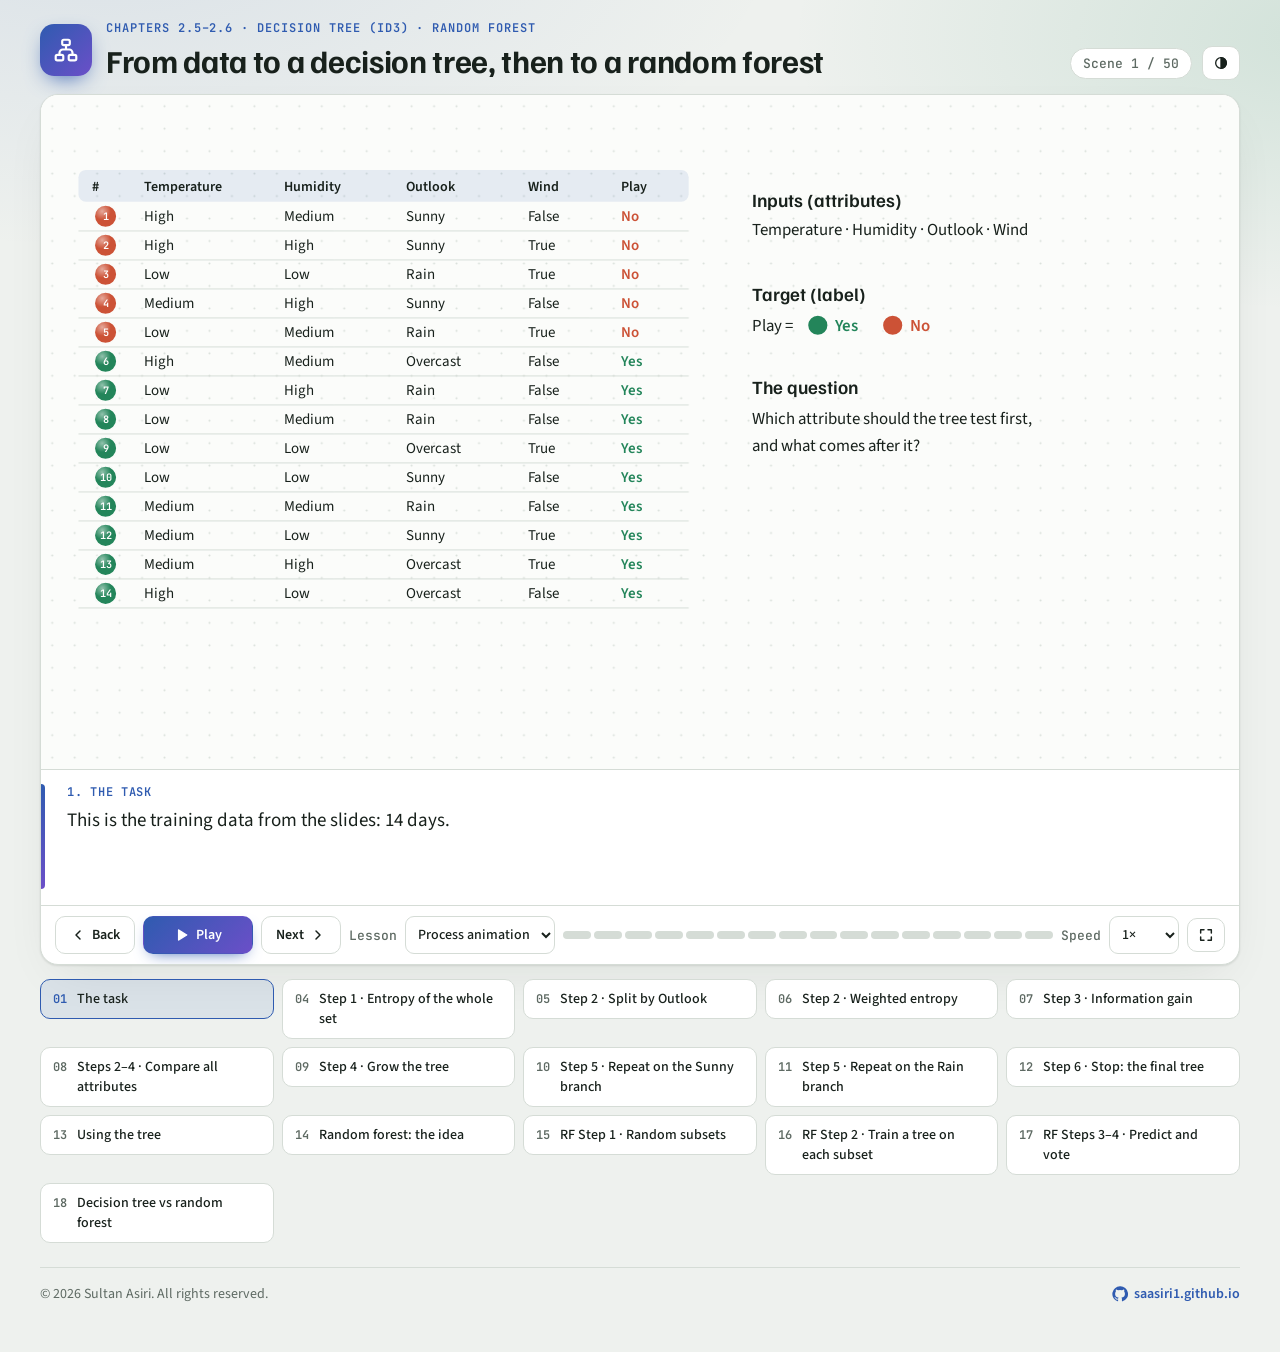
<file: index.html>
<!doctype html>
<meta charset="utf-8">
<meta name="viewport" content="width=device-width, initial-scale=1">
<title>Decision Trees and Random Forests</title>
<link rel="preconnect" href="https://fonts.googleapis.com">
<link rel="stylesheet" href="https://fonts.googleapis.com/css2?family=Familjen+Grotesk:wght@500;600;700&family=JetBrains+Mono:wght@400;600&family=Source+Sans+3:wght@400;600&display=swap">
<link rel="stylesheet" href="style.css">

<div class="wrap">
  <header>
    <div class="brand">
      <div class="logo" aria-hidden="true"><svg viewBox="0 0 24 24" width="26" height="26" fill="none" stroke="currentColor" stroke-width="2" stroke-linecap="round" stroke-linejoin="round"><rect x="8.5" y="2.5" width="7" height="5" rx="1.5"/><rect x="2.5" y="16.5" width="7" height="5" rx="1.5"/><rect x="14.5" y="16.5" width="7" height="5" rx="1.5"/><path d="M12 7.5v3.5M6 16.5v-2a3 3 0 0 1 3-3h6a3 3 0 0 1 3 3v2"/></svg></div>
      <div>
        <div class="eyebrow">Chapters 2.5–2.6 · Decision Tree (ID3) · Random Forest</div>
        <h1>From data to a decision tree, then to a random forest</h1>
      </div>
    </div>
    <div class="hdr-r">
      <div class="pill" id="counter">Scene 1 / 1</div>
      <button class="btn icon" id="theme" title="Toggle light / dark" aria-label="Toggle light or dark theme"><svg viewBox="0 0 24 24" fill="none" stroke="currentColor" stroke-width="2"><circle cx="12" cy="12" r="8"/><path d="M12 4a8 8 0 0 1 0 16z" fill="currentColor"/></svg></button>
    </div>
  </header>

  <section class="player" id="player" aria-label="Animated walkthrough">
    <svg id="stage" viewBox="0 0 1280 720" role="img" aria-labelledby="capSay">
      <defs>
        <filter id="sh" x="-20%" y="-30%" width="140%" height="170%"><feDropShadow dx="0" dy="3" stdDeviation="5"/></filter>
        <filter id="glow" x="-20%" y="-20%" width="140%" height="140%"><feGaussianBlur stdDeviation="3.5" result="b"/><feMerge><feMergeNode in="b"/><feMergeNode in="SourceGraphic"/></feMerge></filter>
        <radialGradient id="shine" cx="35%" cy="28%" r="70%"><stop offset="0" stop-color="#fff" stop-opacity=".5"/><stop offset=".55" stop-color="#fff" stop-opacity="0"/></radialGradient>
        <linearGradient id="gainGrad" x1="0" x2="1"><stop offset="0" class="g-a"/><stop offset="1" class="g-b"/></linearGradient>
        <pattern id="dots" width="24" height="24" patternUnits="userSpaceOnUse"><circle cx="12" cy="12" r="1.1" class="dot"/></pattern>
        <marker id="arw" viewBox="0 0 10 10" refX="9" refY="5" markerWidth="7" markerHeight="7" orient="auto-start-reverse"><path d="M0 0L10 5L0 10z" class="fill-m"/></marker></defs>
      <rect width="1280" height="720" fill="url(#dots)"/>
      <g id="ghost"></g>
      <g id="layer"></g>
    </svg>
    <div class="caption">
      <div class="cap-top"><div class="cap-ch" id="capCh"></div><div class="cap-n" id="capN"></div></div>
      <p class="cap-say" id="capSay" aria-live="polite"></p>
    </div>
    <div class="bar">
      <button class="btn" id="prev" aria-label="Previous scene"><svg viewBox="0 0 24 24" fill="none" stroke="currentColor" stroke-width="2.2" stroke-linecap="round" stroke-linejoin="round"><path d="M15 6l-6 6 6 6"/></svg>Back</button>
      <button class="btn primary" id="play">▶ Play</button>
      <button class="btn" id="next" aria-label="Next scene">Next<svg viewBox="0 0 24 24" fill="none" stroke="currentColor" stroke-width="2.2" stroke-linecap="round" stroke-linejoin="round"><path d="M9 6l6 6-6 6"/></svg></button>
      <label class="counter" for="mode">Lesson</label>
      <select id="mode"><option value="process" selected>Process animation</option><option value="detail">Full calculations</option></select>
      <div class="progress" id="progress"></div>
      <label class="counter" for="speed">Speed</label>
      <select id="speed"><option value="0.75">0.75×</option><option value="1" selected>1×</option><option value="1.25">1.25×</option><option value="1.5">1.5×</option></select>
      <button class="btn icon" id="fs" title="Fullscreen (F)" aria-label="Fullscreen"><svg viewBox="0 0 24 24" fill="none" stroke="currentColor" stroke-width="2.2" stroke-linecap="round" stroke-linejoin="round"><path d="M4 9V4h5M20 9V4h-5M4 15v5h5M20 15v5h-5"/></svg></button>
    </div>
  </section>

  <ol class="chapters" id="chapters"></ol>
  <footer class="foot">
    <span>© 2026 Sultan Asiri. All rights reserved.</span>
    <a href="https://saasiri1.github.io" target="_blank" rel="noopener"><svg viewBox="0 0 24 24" width="16" height="16" fill="currentColor" aria-hidden="true"><path d="M12 .5a11.5 11.5 0 0 0-3.64 22.41c.58.1.79-.25.79-.56v-2c-3.2.7-3.88-1.37-3.88-1.37-.52-1.33-1.28-1.69-1.28-1.69-1.05-.71.08-.7.08-.7 1.16.08 1.77 1.19 1.77 1.19 1.03 1.77 2.7 1.26 3.36.96.1-.75.4-1.26.73-1.55-2.56-.29-5.25-1.28-5.25-5.69 0-1.26.45-2.29 1.19-3.09-.12-.29-.52-1.46.11-3.05 0 0 .97-.31 3.17 1.18a11 11 0 0 1 5.77 0c2.2-1.49 3.17-1.18 3.17-1.18.63 1.59.23 2.76.11 3.05.74.8 1.19 1.83 1.19 3.09 0 4.42-2.7 5.39-5.27 5.68.41.36.78 1.06.78 2.14v3.17c0 .31.21.67.8.56A11.5 11.5 0 0 0 12 .5z"/></svg>saasiri1.github.io</a>
  </footer>
</div>

<script src="script.js" defer></script>
</file>
<file: style.css>
/* Layout: a lecture video player — header, 16:9 animated SVG stage with narration caption, transport bar, chapter list */
:root{
  --bg:#EEF1EE; --surface:#FFFFFF; --stage:#FBFCFA; --ink:#18211C; --muted:#5E6A63; --line:#D5DCD6;
  --accent:#2F5BB0; --on-accent:#FFFFFF; --yes:#23855A; --no:#CC5236; --on-tok:#FFFFFF;
  --yes-tint:rgba(35,133,90,.14); --no-tint:rgba(204,82,54,.13); --accent-tint:rgba(47,91,176,.10);
  --accent-2:#6B4FC8; --shadow:rgba(16,32,24,.10); --dot:#D9E0DA;
  --display:"Familjen Grotesk","Segoe UI",system-ui,sans-serif;
  --body:"Source Sans 3","Segoe UI",system-ui,sans-serif;
  --mono:"JetBrains Mono",ui-monospace,Consolas,monospace;
}
@media (prefers-color-scheme: dark){:root:not([data-theme="light"]){
  --bg:#0E1311; --surface:#151C18; --stage:#111714; --ink:#E4EBE6; --muted:#97A49C; --line:#29332D;
  --accent:#8EAEF0; --on-accent:#0E1311; --yes:#53C38D; --no:#EF8567; --on-tok:#0E1311;
  --yes-tint:rgba(83,195,141,.17); --no-tint:rgba(239,133,103,.16); --accent-tint:rgba(142,174,240,.12);
  --accent-2:#B9A2F7; --shadow:rgba(0,0,0,.45); --dot:#1D2621;
  color-scheme:dark}}
:root[data-theme="dark"]{
  --bg:#0E1311; --surface:#151C18; --stage:#111714; --ink:#E4EBE6; --muted:#97A49C; --line:#29332D;
  --accent:#8EAEF0; --on-accent:#0E1311; --yes:#53C38D; --no:#EF8567; --on-tok:#0E1311;
  --yes-tint:rgba(83,195,141,.17); --no-tint:rgba(239,133,103,.16); --accent-tint:rgba(142,174,240,.12);
  --accent-2:#B9A2F7; --shadow:rgba(0,0,0,.45); --dot:#1D2621;
  color-scheme:dark}
body{margin:0;min-height:100vh;color:var(--ink);font-family:var(--body);font-size:16px;
  background:radial-gradient(1100px 520px at 8% -8%,var(--accent-tint),transparent 62%),radial-gradient(900px 460px at 104% 4%,var(--yes-tint),transparent 60%),var(--bg);background-attachment:fixed}
.wrap{max-width:1200px;margin:0 auto;padding-inline:16px;padding-block:20px 48px;display:flex;flex-direction:column;gap:14px}
header{display:flex;justify-content:space-between;align-items:flex-end;gap:12px;flex-wrap:wrap}
.brand{display:flex;gap:14px;align-items:center}
.logo{flex:none;width:52px;height:52px;border-radius:14px;display:grid;place-items:center;color:#fff;background:linear-gradient(135deg,var(--accent),var(--accent-2));box-shadow:0 8px 22px -8px var(--accent)}
.hdr-r{display:flex;gap:10px;align-items:center}
.pill{font:500 13px var(--mono);color:var(--muted);font-variant-numeric:tabular-nums;padding:6px 12px;border:1px solid var(--line);border-radius:999px;background:var(--surface)}
.eyebrow{font:600 12px var(--mono);letter-spacing:.08em;text-transform:uppercase;color:var(--accent)}
h1{font-family:var(--display);font-weight:700;font-size:clamp(22px,3vw,32px);margin:4px 0 0;text-wrap:balance;letter-spacing:-.01em}
.counter{font:500 13px var(--mono);color:var(--muted);font-variant-numeric:tabular-nums}
.player{background:var(--surface);border:1px solid var(--line);border-radius:18px;overflow:hidden;box-shadow:0 1px 2px var(--shadow),0 18px 48px -18px var(--shadow)}
#stage{display:block;width:100%;height:auto;max-height:76vh;background:var(--stage)}
.caption{border-top:1px solid var(--line);padding:14px 22px 16px 26px;min-height:6.6em;display:flex;flex-direction:column;gap:6px;position:relative}
.caption::before{content:"";position:absolute;left:0;top:14px;bottom:16px;width:4px;border-radius:0 4px 4px 0;background:linear-gradient(var(--accent),var(--accent-2))}
.cap-top{display:flex;justify-content:space-between;gap:12px;align-items:baseline}
.cap-n{font:500 12px var(--mono);color:var(--muted);font-variant-numeric:tabular-nums;white-space:nowrap}
.cap-say.swap,.cap-ch.swap{animation:capIn .55s cubic-bezier(.2,.7,.2,1) both}
@keyframes capIn{from{opacity:0;transform:translateY(6px)}}
.cap-ch{font:600 12px var(--mono);letter-spacing:.06em;text-transform:uppercase;color:var(--accent)}
.cap-say{font-size:clamp(15px,1.6vw,19px);line-height:1.55;max-width:75ch;margin:0}
.player:fullscreen{display:flex;flex-direction:column;justify-content:center;border-radius:0;border:0}
.player:fullscreen #stage{max-height:calc(100vh - 170px)}
.bar{display:flex;flex-wrap:wrap;gap:8px;align-items:center;padding:10px 14px;border-top:1px solid var(--line)}
.btn{font:600 14px var(--body);padding:8px 14px;border-radius:10px;transition:border-color .15s,background .15s,transform .1s;border:1px solid var(--line);background:var(--surface);color:var(--ink);cursor:pointer;display:inline-flex;align-items:center;gap:6px}
.btn:hover{border-color:var(--accent)}
.btn:active{transform:translateY(1px)}
.btn svg{width:16px;height:16px;flex:none}
.btn:focus-visible,.chap:focus-visible,select:focus-visible,.seg:focus-visible{outline:2px solid var(--accent);outline-offset:2px}
.btn.primary{background:linear-gradient(135deg,var(--accent),var(--accent-2));border-color:transparent;color:var(--on-accent);min-width:110px;justify-content:center;box-shadow:0 6px 16px -8px var(--accent)}
.btn.primary:hover{filter:brightness(1.08)}
.btn.icon{padding:8px 10px}
.btn[aria-pressed="true"]{background:var(--accent-tint);border-color:var(--accent);color:var(--accent)}
.progress{flex:1 1 220px;display:flex;gap:3px;height:8px;min-width:0}
.seg{flex:1;background:var(--line);border-radius:4px;position:relative;overflow:hidden;cursor:pointer;border:0;padding:0;transition:transform .15s}
.seg:hover{transform:scaleY(1.6)}
.seg[hidden]{display:none}
.seg i{position:absolute;inset:0 auto 0 0;background:linear-gradient(90deg,var(--accent),var(--accent-2));width:0}
select{font:500 14px var(--body);padding:7px 8px;border-radius:9px;border:1px solid var(--line);background:var(--surface);color:var(--ink)}
.chapters{display:grid;grid-template-columns:repeat(auto-fill,minmax(230px,1fr));gap:8px;list-style:none;margin:0;padding:0;counter-reset:ch}
.chap{width:100%;text-align:left;display:flex;gap:10px;align-items:baseline;font:500 14px var(--body);padding:9px 12px;border-radius:10px;transition:border-color .15s,background .15s;border:1px solid var(--line);background:var(--surface);color:var(--ink);cursor:pointer}
.chap b{font:600 12px var(--mono);color:var(--muted);font-variant-numeric:tabular-nums}
.chap.on{border-color:var(--accent);background:var(--accent-tint)}
.chap.on b{color:var(--accent)}
.chap:hover{border-color:var(--accent)}
.chap.done b{color:var(--yes)}
.chap.done b::after{content:" ✓"}
.note{font-size:14px;color:var(--muted);line-height:1.5;max-width:90ch;margin:0}
.foot{display:flex;justify-content:space-between;align-items:center;gap:10px;flex-wrap:wrap;margin-top:10px;padding-top:16px;border-top:1px solid var(--line);font-size:14px;color:var(--muted)}
.foot a{display:inline-flex;align-items:center;gap:6px;color:var(--accent);text-decoration:none;font-weight:600}
.foot a:hover{text-decoration:underline}
.foot a:focus-visible{outline:2px solid var(--accent);outline-offset:2px;border-radius:4px}
kbd{font:500 12px var(--mono);border:1px solid var(--line);border-radius:4px;padding:0 4px}

/* SVG stage */
#stage text{white-space:pre;fill:var(--ink);font-family:var(--body);font-size:18px}
#stage .h1{font-family:var(--display);font-weight:700;font-size:54px;letter-spacing:-.5px}
#stage .h2{font-family:var(--display);font-weight:600;font-size:27px}
#stage .h3{font-family:var(--display);font-weight:600;font-size:20px}
#stage .mono{font-family:var(--mono);font-size:18px}
#stage .s{font-size:15px}
#stage .l{font-size:22px}
#stage .xl{font-size:30px}
#stage .bold{font-weight:600}
#stage .m{fill:var(--muted)}
#stage .acc{fill:var(--accent)}
#stage .yes-t{fill:var(--yes)}
#stage .no-t{fill:var(--no)}
#stage .mid{text-anchor:middle}
#stage .end{text-anchor:end}
#stage .tk.yes{fill:var(--yes)} #stage .tk.no{fill:var(--no)}
#stage .tk{stroke:var(--stage);stroke-width:1.5}
.dot{fill:var(--dot)}
.g-a{stop-color:var(--accent)} .g-b{stop-color:var(--accent-2)}
#sh feDropShadow{flood-color:var(--shadow);flood-opacity:1}
#stage .tk-t{fill:var(--on-tok);font-family:var(--mono);font-weight:600;text-anchor:middle;dominant-baseline:central}
.chip{fill:none;stroke:var(--line)} .chip.on{fill:var(--accent);stroke:var(--accent)} .chip.done{fill:var(--accent-tint);stroke:none}
#stage .chip-t{font-size:14px;font-weight:600;fill:var(--muted)} #stage .chip-t.on{fill:var(--on-accent)}
.thead{fill:var(--accent-tint)} .rowline{stroke:var(--line);stroke-width:1}
.colhi{fill:var(--accent-tint);stroke:var(--accent);stroke-width:1.5}
.panel{fill:var(--surface);stroke:var(--line);filter:url(#sh)}
.bucket{fill:var(--surface);stroke:var(--line);stroke-width:1.5;filter:url(#sh)}
.badge{fill:var(--yes)} #stage .badge-t{fill:var(--on-tok);font-size:13px;font-weight:600}
.bucket.pure{stroke:var(--yes);stroke-width:2}
.boxacc{fill:color-mix(in srgb,var(--accent) 10%,var(--surface));stroke:var(--accent);stroke-width:2;filter:url(#sh)}
.axis{stroke:var(--muted);stroke-width:1.2;fill:none} .grid{stroke:var(--line);stroke-width:1}
.curve{stroke:var(--accent);stroke-width:3;fill:none}
.fill-m{fill:var(--muted)} .fill-yes{fill:var(--yes)} .fill-no{fill:var(--no)} .fill-acc{fill:var(--accent)}
.mtr-base{fill:var(--line)} .mtr-after{fill:var(--muted)} .mtr-gain{fill:url(#gainGrad)}
.bar-m{fill:var(--muted);opacity:.55} .bar-w{fill:url(#gainGrad)}
.edge{stroke:var(--muted);stroke-width:2;fill:none;stroke-linecap:round} .edge.path{stroke:var(--accent);stroke-width:5;filter:url(#glow)}
.flow{fill:none;stroke:var(--on-accent);stroke-width:2;stroke-linecap:round;stroke-dasharray:3 11;opacity:.9;animation:flow .9s linear infinite}
@keyframes flow{to{stroke-dashoffset:-14}}
.pulse{fill:none;stroke:var(--accent);stroke-width:2.5;transform-box:fill-box;transform-origin:center;animation:pulse 1.6s ease-out infinite}
@keyframes pulse{from{transform:scale(1);opacity:.85}to{transform:scale(2.6);opacity:0}}
.tag{fill:var(--surface);stroke:var(--accent);stroke-width:1.2}
.elab{fill:var(--stage)}
.n-attr{fill:var(--surface);stroke:var(--ink);stroke-width:2;filter:url(#sh)}
.n-attr.path{stroke:var(--accent);stroke-width:4}
.n-pend{fill:var(--stage);stroke:var(--muted);stroke-width:2;stroke-dasharray:7 5}
.n-yes{fill:color-mix(in srgb,var(--yes) 14%,var(--surface));stroke:var(--yes);stroke-width:2;filter:url(#sh)} .n-no{fill:color-mix(in srgb,var(--no) 13%,var(--surface));stroke:var(--no);stroke-width:2;filter:url(#sh)}
.n-yes.path,.n-no.path{stroke-width:5}
.dash{stroke:var(--muted);stroke-dasharray:5 5;stroke-width:1.5;fill:none}
#layer [data-k].enter{animation:enter .6s cubic-bezier(.2,.7,.2,1) both;animation-delay:var(--d,0ms)}
@keyframes enter{from{opacity:0;transform:translateY(10px)}}
#layer .enter .edge[pathLength]{stroke-dasharray:1 1;stroke-dashoffset:1;animation:draw .9s cubic-bezier(.4,0,.2,1) forwards;animation-delay:calc(var(--d,0ms) + 120ms)}
@keyframes draw{to{stroke-dashoffset:0}}
#layer .enter .grow{transform-box:fill-box;transform-origin:0 50%;animation:grow 1s cubic-bezier(.2,.7,.2,1) both;animation-delay:calc(var(--d,0ms) + 250ms)}
#layer .enter .grow.late{animation-delay:calc(var(--d,0ms) + 1150ms)}
@keyframes grow{from{transform:scaleX(0)}}
#layer .enter .win{animation:win 1.4s ease-in-out 2;animation-delay:calc(var(--d,0ms) + 700ms)}
@keyframes win{50%{stroke-width:6}}
#ghost{animation:fadeout .35s ease both;pointer-events:none}
@keyframes fadeout{to{opacity:0}}
@media (prefers-reduced-motion: reduce){#layer [data-k].enter,#layer .enter .grow,#layer .enter .win,.flow,.pulse,.cap-say.swap,.cap-ch.swap{animation:none}#layer .enter .edge[pathLength]{animation:none;stroke-dasharray:none}#ghost{display:none}}
@media (max-width:600px){.caption{padding:12px 14px 12px 18px}.bar{padding:10px}.logo{width:42px;height:42px}}
</file>
